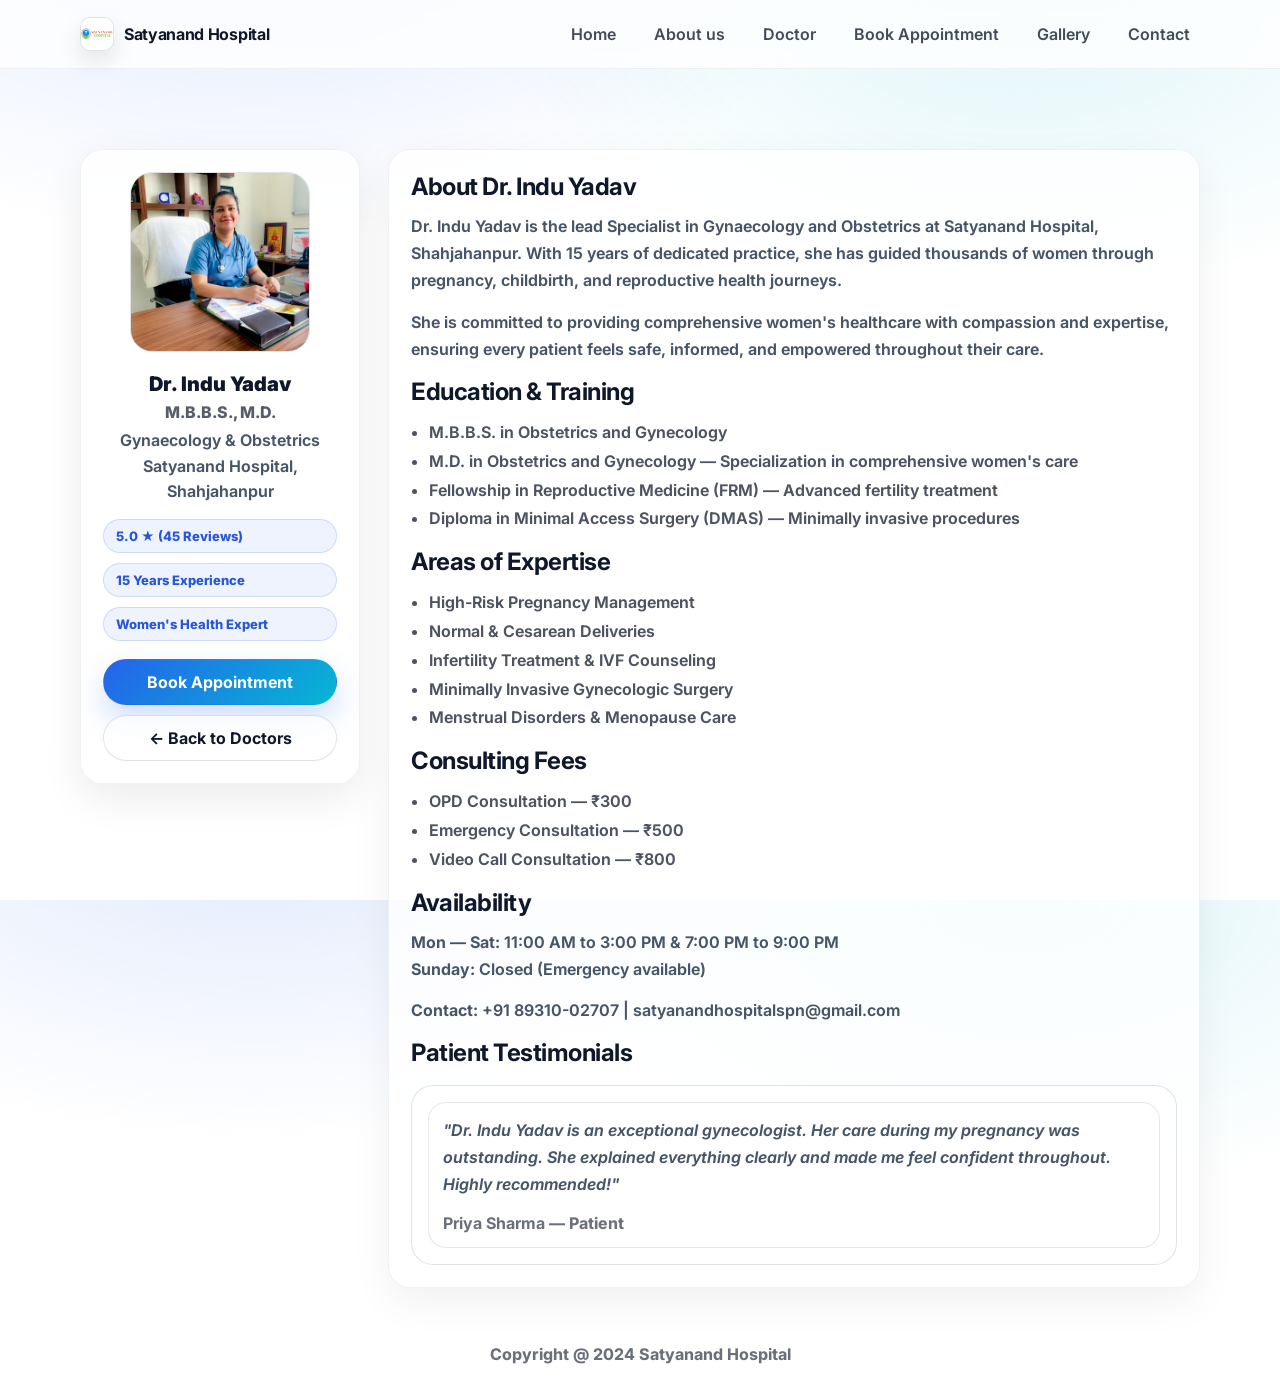
<file: doctors/indu-yadav.html>
<!DOCTYPE html>
<html lang="en">
<head>
  <meta charset="UTF-8" />
  <meta name="viewport" content="width=device-width, initial-scale=1.0" />
  <title>Dr. Indu Yadav | Satyanand Hospital</title>
  <link rel="icon" href="../assets_logo.png" type="image/png" />
  <link rel="stylesheet" href="../style.css" />
  <link rel="preconnect" href="https://fonts.googleapis.com" />
  <link rel="preconnect" href="https://fonts.gstatic.com" crossorigin />
  <link href="https://fonts.googleapis.com/css2?family=Inter:wght@400;500;600;700&display=swap" rel="stylesheet" />
  <link rel="stylesheet" href="https://unpkg.com/aos@2.3.4/dist/aos.css" />
</head>
<body>
  <header class="header" id="header">
    <div class="container header__inner">
      <a class="brand" href="../index.html" aria-label="Satyanand Hospital">
        <span class="brand__mark brand__mark--img" aria-hidden="true"><img src="../assets_logo.png" alt="" decoding="async" /></span>
        <span class="brand__name">Satyanand Hospital</span>
      </a>
      <nav class="nav" aria-label="Primary">
        <a class="nav__link" href="../index.html#top">Home</a>
        <a class="nav__link" href="../index.html#about">About us</a>
        <a class="nav__link" href="../index.html#doctors">Doctor</a>
        <a class="nav__link" href="../index.html#appointment">Book Appointment</a>
        <a class="nav__link" href="../index.html#gallery">Gallery</a>
        <a class="nav__link" href="../index.html#contact">Contact</a>
      </nav>
    </div>
  </header>

  <main class="docProfile">
    <div class="container docProfile__inner">
      <aside class="docProfile__card" data-aos="fade-up">
        <img src="../assets_doctor_indu.webp" alt="Dr. Indu Yadav" class="docProfile__img" decoding="async" />
        <div class="docProfile__name">Dr. Indu Yadav</div>
        <div class="docProfile__deg">M.B.B.S., M.D.</div>
        <div class="docProfile__role">Gynaecology &amp; Obstetrics<br/>Satyanand Hospital, Shahjahanpur</div>
        <div class="docProfile__meta">
          <span class="docProfile__badge">5.0 ★ (45 Reviews)</span>
          <span class="docProfile__badge">15 Years Experience</span>
          <span class="docProfile__badge">Women's Health Expert</span>
        </div>
        <div style="margin-top: 18px;">
          <a class="btn btn--primary btn--full" href="../index.html#appointment">Book Appointment</a>
          <a class="btn btn--ghost btn--full" href="../index.html#doctors" style="margin-top: 10px;">← Back to Doctors</a>
        </div>
      </aside>

      <section class="docProfile__details" data-aos="fade-up" data-aos-delay="80">
        <h2>About Dr. Indu Yadav</h2>
        <p>Dr. Indu Yadav is the lead Specialist in Gynaecology and Obstetrics at Satyanand Hospital, Shahjahanpur. With 15 years of dedicated practice, she has guided thousands of women through pregnancy, childbirth, and reproductive health journeys.</p>
        <p>She is committed to providing comprehensive women's healthcare with compassion and expertise, ensuring every patient feels safe, informed, and empowered throughout their care.</p>

        <h2>Education &amp; Training</h2>
        <ul class="docProfile__list">
          <li>M.B.B.S. in Obstetrics and Gynecology</li>
          <li>M.D. in Obstetrics and Gynecology — Specialization in comprehensive women's care</li>
          <li>Fellowship in Reproductive Medicine (FRM) — Advanced fertility treatment</li>
          <li>Diploma in Minimal Access Surgery (DMAS) — Minimally invasive procedures</li>
        </ul>

        <h2>Areas of Expertise</h2>
        <ul class="docProfile__list">
          <li>High-Risk Pregnancy Management</li>
          <li>Normal &amp; Cesarean Deliveries</li>
          <li>Infertility Treatment &amp; IVF Counseling</li>
          <li>Minimally Invasive Gynecologic Surgery</li>
          <li>Menstrual Disorders &amp; Menopause Care</li>
        </ul>

        <h2>Consulting Fees</h2>
        <ul class="docProfile__list">
          <li>OPD Consultation — ₹300</li>
          <li>Emergency Consultation — ₹500</li>
          <li>Video Call Consultation — ₹800</li>
        </ul>

        <h2>Availability</h2>
        <p><strong>Mon — Sat:</strong> 11:00 AM to 3:00 PM &amp; 7:00 PM to 9:00 PM<br/><strong>Sunday:</strong> Closed (Emergency available)</p>

        <p><strong>Contact:</strong> <a href="tel:8931002707">+91 89310-02707</a> | <a href="mailto:satyanandhospitalspn@gmail.com">satyanandhospitalspn@gmail.com</a></p>

        <h2>Patient Testimonials</h2>
        <div class="testimonials">
          <div class="slide is-active">
            <p class="slide__text" style="font-style:italic;">
              "Dr. Indu Yadav is an exceptional gynecologist. Her care during my pregnancy was outstanding. She explained everything clearly and made me feel confident throughout. Highly recommended!"
            </p>
            <div class="slide__meta"><strong>Priya Sharma</strong> — Patient</div>
          </div>
          <div class="slide">
            <p class="slide__text" style="font-style:italic;">
              "Professional, caring, and thorough. Dr. Yadav handled my high-risk pregnancy with expertise. Thanks to her, both me and my baby are healthy. Forever grateful!"
            </p>
            <div class="slide__meta"><strong>Anita Gupta</strong> — Patient</div>
          </div>
        </div>
      </section>
    </div>
  </main>

  <footer class="copyright" style="text-align:center;">
    <div class="container">Copyright @ 2024 Satyanand Hospital</div>
  </footer>

  <script src="https://unpkg.com/aos@2.3.4/dist/aos.js"></script>
  <script>AOS.init({ once: true, duration: 700, easing: 'ease-out-cubic', offset: 80 });</script>
</body>
</html>
</file>
<file: style.css>
*,
*::before,
*::after {
  box-sizing: border-box;
}

:root {
  --bg: #ffffff;
  --text: #0f172a;
  --muted: #475569;
  --line: rgba(15, 23, 42, 0.12);
  --soft: rgba(15, 23, 42, 0.06);
  --primary: #2563eb;
  --primary2: #06b6d4;
  --radius: 16px;
  --shadow: 0 18px 50px rgba(2, 6, 23, 0.12);
}

html,
body {
  height: 100%;
}

body {
  margin: 0;
  font-family: Inter, system-ui, -apple-system, Segoe UI, Roboto, Arial, sans-serif;
  color: var(--text);
  background: radial-gradient(1100px 600px at 20% -10%, rgba(37, 99, 235, 0.14), transparent 55%),
    radial-gradient(900px 500px at 80% 0%, rgba(6, 182, 212, 0.12), transparent 60%),
    var(--bg);
}

a {
  color: inherit;
  text-decoration: none;
}

.iconBtn {
  display: none;
  border: 1px solid var(--soft);
  background: rgba(255, 255, 255, 0.75);
  border-radius: 14px;
  padding: 10px 12px;
  cursor: pointer;
}

.iconBtn__bar {
  display: block;
  width: 22px;
  height: 2px;
  background: rgba(15, 23, 42, 0.75);
  margin: 4px 0;
  border-radius: 2px;
}

.iconBtn--circle {
  display: inline-grid;
  place-items: center;
  width: 40px;
  height: 40px;
  border-radius: 999px;
  padding: 0;
  font-size: 22px;
  font-weight: 900;
}

.container {
  width: min(1120px, calc(100% - 40px));
  margin: 0 auto;
}

.header {
  position: sticky;
  top: 0;
  z-index: 20;
  backdrop-filter: blur(10px);
  background: rgba(255, 255, 255, 0.78);
  border-bottom: 1px solid var(--soft);
}

.header.is-scrolled {
  box-shadow: 0 14px 40px rgba(2, 6, 23, 0.08);
}

.nav__link.is-active {
  background: rgba(37, 99, 235, 0.10);
  border: 1px solid rgba(37, 99, 235, 0.18);
  color: rgba(29, 78, 216, 0.95);
}

.header__inner {
  display: flex;
  align-items: center;
  justify-content: space-between;
  gap: 16px;
  padding: 14px 0;
}

.brand {
  display: inline-flex;
  align-items: center;
  gap: 10px;
  font-weight: 700;
  letter-spacing: -0.02em;
}

.brand__mark {
  width: 34px;
  height: 34px;
  border-radius: 10px;
  display: grid;
  place-items: center;
  background: linear-gradient(135deg, var(--primary), var(--primary2));
  color: white;
  box-shadow: 0 10px 25px rgba(37, 99, 235, 0.22);
}

.brand__mark--img {
  overflow: hidden;
  background: rgba(255, 255, 255, 0.85);
  border: 1px solid rgba(15, 23, 42, 0.12);
  box-shadow: 0 10px 25px rgba(2, 6, 23, 0.10);
}

.brand__mark--img img {
  width: 100%;
  height: 100%;
  object-fit: contain;
  display: block;
  background: white;
}

.nav {
  display: flex;
  gap: 18px;
  align-items: center;
}

.nav__link {
  font-weight: 600;
  color: rgba(15, 23, 42, 0.78);
  padding: 10px 10px;
  border-radius: 10px;
}

.nav__link:hover {
  background: var(--soft);
  color: var(--text);
}

.header__cta {
  white-space: nowrap;
}

.mobileNav {
  border-top: 1px solid var(--soft);
  background: rgba(255, 255, 255, 0.92);
}

.mobileNav__link {
  display: block;
  padding: 14px 20px;
  font-weight: 800;
  color: rgba(15, 23, 42, 0.75);
  border-bottom: 1px solid rgba(15, 23, 42, 0.06);
}

.mobileNav__cta {
  background: rgba(37, 99, 235, 0.08);
}

.btn {
  display: inline-flex;
  align-items: center;
  justify-content: center;
  gap: 10px;
  padding: 12px 16px;
  border-radius: 999px;
  font-weight: 700;
  border: 1px solid transparent;
  cursor: pointer;
  transition: transform 0.15s ease, box-shadow 0.15s ease, background 0.15s ease;
}

.btn:active {
  transform: translateY(1px);
}

.btn--primary {
  background: linear-gradient(135deg, var(--primary), var(--primary2));
  color: white;
  box-shadow: 0 14px 30px rgba(37, 99, 235, 0.22);
}

.btn--primary:hover {
  box-shadow: 0 16px 34px rgba(37, 99, 235, 0.28);
}

.btn--ghost {
  background: rgba(255, 255, 255, 0.72);
  border-color: var(--line);
}

.btn--ghost:hover {
  background: rgba(255, 255, 255, 0.95);
}

.btn--full {
  width: 100%;
}

.hero {
  padding: 62px 0 22px;
}

.hero__grid {
  display: grid;
  grid-template-columns: 1.12fr 0.88fr;
  gap: 28px;
  align-items: start;
}

.hero__kicker {
  display: inline-flex;
  gap: 10px;
  align-items: center;
  padding: 8px 12px;
  border-radius: 999px;
  background: rgba(255, 255, 255, 0.78);
  border: 1px solid var(--soft);
  width: fit-content;
}

.spark {
  font-weight: 900;
  letter-spacing: 0.2em;
  color: rgba(37, 99, 235, 0.85);
}

.kickerText {
  font-weight: 800;
  color: rgba(15, 23, 42, 0.72);
}

.hero__title {
  font-size: clamp(36px, 4vw, 56px);
  line-height: 1.02;
  margin: 14px 0 12px;
  letter-spacing: -0.04em;
}

.hero__subtitle {
  color: var(--muted);
  font-size: 18px;
  line-height: 1.6;
  margin: 0 0 18px;
  max-width: 56ch;
}

.hero__actions {
  display: flex;
  gap: 12px;
  flex-wrap: wrap;
  margin: 18px 0 22px;
}

.stat {
  padding: 14px 14px;
  border: 1px solid var(--soft);
  background: rgba(255, 255, 255, 0.7);
  border-radius: var(--radius);
}

.stat__value {
  font-weight: 800;
  font-size: 18px;
}

.stat__label {
  color: rgba(15, 23, 42, 0.62);
  margin-top: 4px;
  font-weight: 600;
}

.hero__card {
  border-radius: 22px;
  border: 1px solid rgba(15, 23, 42, 0.14);
  background: linear-gradient(180deg, rgba(255, 255, 255, 0.92), rgba(255, 255, 255, 0.72));
  box-shadow: var(--shadow);
  overflow: hidden;
}

.hero__cardTop {
  display: flex;
  align-items: center;
  justify-content: space-between;
  padding: 18px 18px 0;
  gap: 12px;
}

.badge {
  font-weight: 800;
  font-size: 12px;
  padding: 8px 10px;
  border-radius: 999px;
  background: rgba(37, 99, 235, 0.1);
  border: 1px solid rgba(37, 99, 235, 0.22);
  color: rgba(29, 78, 216, 0.95);
}

.pillLink {
  font-weight: 900;
  color: rgba(15, 23, 42, 0.72);
  white-space: nowrap;
}

.miniMeta {
  display: grid;
  grid-template-columns: 1fr 1fr;
  gap: 10px;
  margin-top: 16px;
  color: rgba(15, 23, 42, 0.72);
  font-weight: 650;
}

.miniMeta a {
  text-decoration: underline;
  text-underline-offset: 3px;
}

.hero__cardBody {
  padding: 14px 18px 18px;
}

.heroMedia {
  border-radius: 18px;
  overflow: hidden;
  border: 1px solid rgba(15, 23, 42, 0.12);
  background: rgba(255, 255, 255, 0.65);
  margin-bottom: 12px;
}

.heroMedia__img {
  width: 100%;
  height: 160px;
  object-fit: cover;
  display: block;
}

.hero__cardTitle {
  margin: 10px 0 8px;
  letter-spacing: -0.02em;
}

.hero__cardText {
  margin: 0 0 14px;
  color: var(--muted);
  line-height: 1.6;
}

.checklist {
  margin: 0;
  padding-left: 18px;
  color: rgba(15, 23, 42, 0.78);
  line-height: 1.8;
  font-weight: 600;
}

.section {
  padding: 64px 0;
}

.section--muted {
  background: rgba(15, 23, 42, 0.02);
  border-top: 1px solid var(--soft);
  border-bottom: 1px solid var(--soft);
}

.section__head {
  max-width: 720px;
  margin-bottom: 22px;
}

.section__title {
  font-size: 34px;
  margin: 0 0 8px;
  letter-spacing: -0.03em;
}

.section__subtitle {
  margin: 0;
  color: var(--muted);
  line-height: 1.6;
}

.cards {
  display: grid;
  grid-template-columns: repeat(3, minmax(0, 1fr));
  gap: 14px;
  margin-top: 18px;
}

.card {
  border: 1px solid var(--soft);
  background: rgba(255, 255, 255, 0.78);
  border-radius: var(--radius);
  padding: 18px;
  box-shadow: 0 10px 25px rgba(2, 6, 23, 0.05);
}

.card__icon {
  width: 40px;
  height: 40px;
  border-radius: 12px;
  display: grid;
  place-items: center;
  background: rgba(37, 99, 235, 0.1);
  border: 1px solid rgba(37, 99, 235, 0.22);
  font-weight: 900;
}

.card__title {
  margin: 12px 0 6px;
  letter-spacing: -0.02em;
}

.card__text {
  margin: 0;
  color: var(--muted);
  line-height: 1.6;
}

.split {
  display: grid;
  grid-template-columns: 1fr 1fr;
  gap: 22px;
  align-items: center;
}

.careBullets {
  display: grid;
  gap: 12px;
  margin-top: 16px;
}

.careBullet {
  padding: 14px;
  border-radius: var(--radius);
  border: 1px solid var(--soft);
  background: rgba(255, 255, 255, 0.78);
}

.careBullet h3 {
  margin: 0 0 6px;
}

.careBullet p {
  margin: 0;
  color: var(--muted);
  line-height: 1.6;
}

.glassPanel {
  border-radius: 22px;
  border: 1px solid rgba(15, 23, 42, 0.14);
  overflow: hidden;
  box-shadow: var(--shadow);
  position: relative;
  background: linear-gradient(135deg, rgba(37, 99, 235, 0.18), rgba(6, 182, 212, 0.14));
}

.glassPanel__bg {
  position: absolute;
  inset: 0;
  background: radial-gradient(700px 300px at 20% 0%, rgba(255, 255, 255, 0.55), transparent 55%),
    radial-gradient(700px 300px at 80% 30%, rgba(255, 255, 255, 0.35), transparent 55%);
  opacity: 0.9;
}

.glassPanel__content {
  position: relative;
  padding: 20px;
}

.glassPanel__content h3 {
  margin: 0 0 8px;
  letter-spacing: -0.02em;
}

.glassPanel__content p {
  margin: 0 0 14px;
  color: rgba(15, 23, 42, 0.72);
  line-height: 1.6;
}

.stats {
  display: grid;
  grid-template-columns: repeat(2, minmax(0, 1fr));
  gap: 10px;
  margin: 14px 0 16px;
}

.nabh {
  margin-top: 14px;
  border-radius: 22px;
  border: 1px solid rgba(15, 23, 42, 0.12);
  background: rgba(255, 255, 255, 0.74);
  padding: 16px;
}

.nabh__tag {
  display: inline-flex;
  padding: 6px 10px;
  border-radius: 999px;
  background: rgba(6, 182, 212, 0.12);
  border: 1px solid rgba(6, 182, 212, 0.22);
  font-weight: 900;
  color: rgba(8, 145, 178, 0.95);
  margin-bottom: 10px;
}

.nabh__title {
  font-weight: 900;
  margin-bottom: 8px;
}

.nabh__list {
  margin: 0;
  padding-left: 18px;
  color: rgba(15, 23, 42, 0.72);
  line-height: 1.7;
  font-weight: 650;
}

.features {
  display: grid;
  gap: 12px;
  margin: 18px 0;
}

.feature {
  padding: 14px;
  border-radius: var(--radius);
  border: 1px solid var(--soft);
  background: rgba(255, 255, 255, 0.75);
}

.feature h3 {
  margin: 0 0 6px;
}

.feature p {
  margin: 0;
  color: var(--muted);
  line-height: 1.6;
}

.contact__meta {
  display: grid;
  grid-template-columns: repeat(3, minmax(0, 1fr));
  gap: 10px;
  color: rgba(15, 23, 42, 0.75);
}

.contact__meta a {
  text-decoration: underline;
  text-underline-offset: 3px;
}

.steps {
  display: grid;
  grid-template-columns: repeat(3, minmax(0, 1fr));
  gap: 14px;
  margin-top: 18px;
}

.step {
  border: 1px solid var(--soft);
  background: rgba(255, 255, 255, 0.78);
  border-radius: var(--radius);
  padding: 18px;
}

.step__num {
  font-weight: 950;
  letter-spacing: 0.08em;
  color: rgba(37, 99, 235, 0.85);
}

.step h3 {
  margin: 10px 0 6px;
}

.step p {
  margin: 0;
  color: var(--muted);
  line-height: 1.6;
}

.cards--4 {
  grid-template-columns: repeat(4, minmax(0, 1fr));
}

.cardDoc {
  border: 1px solid var(--soft);
  background: rgba(255, 255, 255, 0.78);
  border-radius: var(--radius);
  padding: 18px;
  box-shadow: 0 10px 25px rgba(2, 6, 23, 0.05);
}

.cardDoc__avatar {
  width: 56px;
  height: 56px;
  border-radius: 16px;
  overflow: hidden;
  border: 1px solid rgba(15, 23, 42, 0.12);
  background: linear-gradient(135deg, rgba(37, 99, 235, 0.10), rgba(6, 182, 212, 0.08));
  margin: 10px 0 10px;
}

.cardDoc__avatar img {
  width: 100%;
  height: 100%;
  object-fit: cover;
  display: block;
}

.cardDoc__meta {
  font-weight: 950;
  color: rgba(15, 23, 42, 0.6);
}

.cardDoc__name {
  margin: 10px 0 6px;
  letter-spacing: -0.02em;
}

.cardDoc__deg {
  margin: 0 0 8px;
  font-weight: 800;
  color: rgba(15, 23, 42, 0.7);
}

.cardDoc__role {
  margin: 0;
  color: var(--muted);
  line-height: 1.6;
}

.cardDoc__btn {
  margin-top: 12px;
  width: 100%;
  border-radius: 14px;
  border: 1px solid rgba(15, 23, 42, 0.12);
  background: rgba(255, 255, 255, 0.75);
  padding: 12px 12px;
  font-weight: 900;
  cursor: pointer;
  transition: transform 0.15s ease, background 0.15s ease;
}

.cardDoc__btn:hover {
  background: rgba(255, 255, 255, 0.95);
}

.cardDoc__btn:active {
  transform: translateY(1px);
}

.chips {
  display: flex;
  flex-wrap: wrap;
  gap: 10px;
  margin-top: 16px;
}

.chip {
  padding: 10px 12px;
  border-radius: 999px;
  border: 1px solid rgba(15, 23, 42, 0.12);
  background: rgba(255, 255, 255, 0.7);
  font-weight: 800;
  color: rgba(15, 23, 42, 0.78);
}

.newsGrid {
  display: grid;
  grid-template-columns: repeat(3, minmax(0, 1fr));
  gap: 14px;
  margin-top: 18px;
}

.newsCard {
  border: 1px solid rgba(15, 23, 42, 0.12);
  background: rgba(255, 255, 255, 0.78);
  border-radius: 22px;
  padding: 18px;
  box-shadow: 0 14px 40px rgba(2, 6, 23, 0.06);
  display: grid;
  gap: 10px;
}

.newsCard__title {
  margin: 0;
  letter-spacing: -0.02em;
  line-height: 1.25;
}

.newsCard__meta {
  font-weight: 900;
  color: rgba(37, 99, 235, 0.85);
}

.newsCard__text {
  margin: 0;
  color: rgba(15, 23, 42, 0.74);
  line-height: 1.65;
}

.testimonials {
  margin-top: 18px;
  border: 1px solid rgba(15, 23, 42, 0.12);
  background: rgba(255, 255, 255, 0.74);
  border-radius: 22px;
  padding: 16px;
}

.testimonials__head {
  display: flex;
  justify-content: space-between;
  align-items: center;
  gap: 12px;
  margin-bottom: 12px;
}

.testimonials__head h3 {
  margin: 0;
  letter-spacing: -0.02em;
}

.sliderBtns {
  display: flex;
  gap: 8px;
}

.slider {
  position: relative;
}

.slide {
  display: none;
  padding: 14px;
  border-radius: 18px;
  border: 1px solid rgba(15, 23, 42, 0.10);
  background: rgba(255, 255, 255, 0.78);
}

.slide.is-active {
  display: block;
}

.slide__text {
  margin: 0;
  color: rgba(15, 23, 42, 0.76);
  line-height: 1.7;
  font-weight: 650;
}

.slide__meta {
  margin-top: 10px;
  color: rgba(15, 23, 42, 0.62);
  font-weight: 750;
}

.accordion {
  display: grid;
  gap: 10px;
  margin-top: 18px;
}

.accItem {
  border: 1px solid rgba(15, 23, 42, 0.12);
  background: rgba(255, 255, 255, 0.78);
  border-radius: 18px;
  padding: 12px 14px;
}

.accItem summary {
  cursor: pointer;
  font-weight: 900;
  color: rgba(15, 23, 42, 0.78);
}

.accBody {
  margin-top: 10px;
  color: var(--muted);
  line-height: 1.7;
  font-weight: 650;
}

.tips {
  display: grid;
  grid-template-columns: repeat(2, minmax(0, 1fr));
  gap: 14px;
  margin-top: 18px;
}

.tip {
  border: 1px solid rgba(15, 23, 42, 0.12);
  background: rgba(255, 255, 255, 0.78);
  border-radius: 18px;
  padding: 16px;
}

.tip h3 {
  margin: 0 0 6px;
}

.tip p {
  margin: 0;
  color: var(--muted);
  line-height: 1.7;
}

.gallery {
  display: grid;
  grid-template-columns: repeat(3, minmax(0, 1fr));
  gap: 12px;
  margin-top: 18px;
}

.g {
  border-radius: 18px;
  border: 1px solid rgba(15, 23, 42, 0.12);
  background: linear-gradient(135deg, rgba(37, 99, 235, 0.12), rgba(6, 182, 212, 0.10));
  min-height: 120px;
  overflow: hidden;
  margin: 0;
  padding: 0;
  cursor: pointer;
}

.g img {
  width: 100%;
  height: 100%;
  min-height: 120px;
  object-fit: cover;
  display: block;
}

.toTop {
  position: fixed;
  right: 16px;
  bottom: 16px;
  width: 48px;
  height: 48px;
  border-radius: 999px;
  border: 1px solid rgba(15, 23, 42, 0.12);
  background: rgba(255, 255, 255, 0.82);
  backdrop-filter: blur(8px);
  box-shadow: 0 18px 40px rgba(2, 6, 23, 0.14);
  font-size: 20px;
  font-weight: 950;
  cursor: pointer;
  z-index: 30;
}

.modal,
.lightbox {
  border: 1px solid rgba(15, 23, 42, 0.12);
  border-radius: 22px;
  padding: 0;
  width: min(780px, calc(100% - 24px));
  box-shadow: 0 30px 90px rgba(2, 6, 23, 0.35);
  background: rgba(255, 255, 255, 0.92);
}

.modal::backdrop,
.lightbox::backdrop {
  background: rgba(2, 6, 23, 0.55);
}

.modal__top {
  display: flex;
  align-items: center;
  justify-content: space-between;
  padding: 14px 14px;
  border-bottom: 1px solid rgba(15, 23, 42, 0.08);
}

.modal__title {
  font-weight: 950;
  letter-spacing: -0.02em;
}

.modal__body {
  padding: 16px;
}

.modal__grid {
  display: grid;
  grid-template-columns: 120px 1fr;
  gap: 14px;
  align-items: start;
}

.modal__avatar {
  width: 120px;
  height: 120px;
  border-radius: 22px;
  overflow: hidden;
  border: 1px solid rgba(15, 23, 42, 0.12);
  background: rgba(255, 255, 255, 0.75);
}

.modal__avatar img {
  width: 100%;
  height: 100%;
  object-fit: cover;
  display: block;
}

.modal__name {
  font-weight: 950;
  font-size: 20px;
  letter-spacing: -0.02em;
}

.modal__meta {
  margin-top: 6px;
  color: rgba(15, 23, 42, 0.72);
  font-weight: 800;
}

.modal__role {
  margin-top: 10px;
  color: var(--muted);
  line-height: 1.7;
  font-weight: 650;
}

.modal__actions {
  margin-top: 14px;
  display: flex;
  gap: 10px;
  flex-wrap: wrap;
}

.lightbox {
  width: min(980px, calc(100% - 24px));
  background: rgba(2, 6, 23, 0.86);
  border-color: rgba(255, 255, 255, 0.12);
}

.lightbox__img {
  width: 100%;
  max-height: 78vh;
  object-fit: contain;
  display: block;
  border-radius: 22px;
}

.lightbox__close {
  position: absolute;
  top: 10px;
  right: 10px;
  width: 44px;
  height: 44px;
  border-radius: 999px;
  border: 1px solid rgba(255, 255, 255, 0.2);
  background: rgba(255, 255, 255, 0.1);
  color: white;
  font-size: 22px;
  font-weight: 950;
  cursor: pointer;
}

.lightbox__nav {
  position: absolute;
  top: 50%;
  transform: translateY(-50%);
  width: 44px;
  height: 44px;
  border-radius: 999px;
  border: 1px solid rgba(255, 255, 255, 0.2);
  background: rgba(255, 255, 255, 0.1);
  color: white;
  font-size: 28px;
  font-weight: 950;
  cursor: pointer;
}

.lightbox__nav--prev {
  left: 10px;
}
.lightbox__nav--next {
  right: 10px;
}

.appointment {
  display: grid;
  grid-template-columns: 1.05fr 0.95fr;
  gap: 18px;
  align-items: start;
}

.appointment .contact__meta {
  grid-template-columns: 1fr;
  margin-top: 12px;
}

.appointment .contact__meta > div {
  border: 1px solid rgba(15, 23, 42, 0.12);
  background: rgba(255, 255, 255, 0.68);
  border-radius: 16px;
  padding: 12px 12px;
}

.appointment .contact__meta .metaFull {
  grid-column: 1 / -1;
}

.footerGrid {
  display: grid;
  grid-template-columns: repeat(4, minmax(0, 1fr));
  gap: 14px;
  padding-top: 10px;
}

.footerGrid h3 {
  margin: 0 0 10px;
  letter-spacing: -0.02em;
}

.footerGrid p {
  margin: 0;
  color: rgba(15, 23, 42, 0.70);
  line-height: 1.7;
  font-weight: 650;
}

.footerList {
  list-style: none;
  margin: 0;
  padding: 0;
  display: grid;
  gap: 8px;
  color: rgba(15, 23, 42, 0.70);
  font-weight: 750;
}

.footerList a {
  text-decoration: underline;
  text-underline-offset: 3px;
}

.copyright {
  padding: 16px 0 26px;
  color: rgba(15, 23, 42, 0.62);
  font-weight: 750;
}

.form {
  border-radius: 22px;
  border: 1px solid rgba(15, 23, 42, 0.14);
  background: rgba(255, 255, 255, 0.78);
  padding: 18px;
  box-shadow: 0 14px 40px rgba(2, 6, 23, 0.08);
  display: grid;
  grid-template-columns: 1fr 1fr;
  gap: 12px;
}

.field {
  display: grid;
  gap: 6px;
  font-weight: 700;
  color: rgba(15, 23, 42, 0.78);
}

.field span {
  font-size: 12px;
  letter-spacing: 0.02em;
  text-transform: uppercase;
}

.field input,
.field select,
.field textarea {
  width: 100%;
  border-radius: 14px;
  border: 1px solid rgba(15, 23, 42, 0.14);
  background: rgba(255, 255, 255, 0.85);
  padding: 12px 12px;
  font: inherit;
  font-weight: 600;
  outline: none;
}

.field input:focus,
.field select:focus,
.field textarea:focus {
  border-color: rgba(37, 99, 235, 0.5);
  box-shadow: 0 0 0 4px rgba(37, 99, 235, 0.14);
}

.field--full {
  grid-column: 1 / -1;
}

.form__note {
  grid-column: 1 / -1;
  margin: 0;
  color: rgba(15, 23, 42, 0.7);
  font-weight: 600;
  min-height: 20px;
}

.footer {
  padding: 22px 0;
  border-top: 1px solid var(--soft);
  background: rgba(255, 255, 255, 0.6);
}

.footer__inner {
  display: flex;
  align-items: center;
  justify-content: space-between;
  gap: 14px;
  flex-wrap: wrap;
}

.footer__text {
  margin: 8px 0 0;
  color: rgba(15, 23, 42, 0.62);
  font-weight: 600;
}

.footer__right {
  display: flex;
  gap: 12px;
  flex-wrap: wrap;
}

.footer__link {
  padding: 10px 10px;
  border-radius: 10px;
  color: rgba(15, 23, 42, 0.75);
  font-weight: 700;
}

  .footer__link:hover {
  background: var(--soft);
}

/* Video Embed */
.videoEmbed {
  position: relative;
  width: 100%;
  padding-bottom: 56.25%;
  height: 0;
  border-radius: 14px;
  overflow: hidden;
  border: 1px solid rgba(15, 23, 42, 0.12);
  margin-top: 10px;
}

.videoEmbed iframe {
  position: absolute;
  top: 0;
  left: 0;
  width: 100%;
  height: 100%;
  border: 0;
}

/* Doctor Profile Pages */
.docProfile {
  padding: 80px 0 40px;
}

.docProfile__inner {
  display: grid;
  grid-template-columns: 280px 1fr;
  gap: 28px;
  align-items: start;
}

.docProfile__card {
  border: 1px solid var(--soft);
  background: rgba(255, 255, 255, 0.78);
  border-radius: 22px;
  padding: 22px;
  box-shadow: 0 14px 40px rgba(2, 6, 23, 0.08);
  text-align: center;
}

.docProfile__img {
  width: 180px;
  height: 180px;
  border-radius: 22px;
  object-fit: cover;
  margin-bottom: 16px;
  border: 1px solid rgba(15, 23, 42, 0.12);
}

.docProfile__name {
  font-weight: 950;
  font-size: 20px;
  margin: 0 0 6px;
}

.docProfile__deg {
  font-weight: 800;
  color: rgba(15, 23, 42, 0.7);
  margin: 0 0 6px;
}

.docProfile__role {
  color: var(--muted);
  font-weight: 650;
  line-height: 1.6;
  margin: 0 0 14px;
}

.docProfile__meta {
  display: grid;
  gap: 10px;
  margin-top: 14px;
}

.docProfile__badge {
  display: inline-flex;
  align-items: center;
  gap: 6px;
  padding: 8px 12px;
  border-radius: 999px;
  background: rgba(37, 99, 235, 0.08);
  border: 1px solid rgba(37, 99, 235, 0.18);
  font-weight: 800;
  font-size: 13px;
  color: rgba(29, 78, 216, 0.95);
}

.docProfile__details {
  border: 1px solid var(--soft);
  background: rgba(255, 255, 255, 0.78);
  border-radius: 22px;
  padding: 22px;
  box-shadow: 0 14px 40px rgba(2, 6, 23, 0.06);
}

.docProfile__details h2 {
  margin: 0 0 12px;
  letter-spacing: -0.02em;
}

.docProfile__details p {
  color: var(--muted);
  line-height: 1.7;
  font-weight: 650;
  margin: 0 0 14px;
}

.docProfile__list {
  margin: 0 0 14px;
  padding-left: 18px;
  color: rgba(15, 23, 42, 0.74);
  line-height: 1.8;
  font-weight: 650;
}

@media (max-width: 1100px) {
  .cards--4 {
    grid-template-columns: repeat(2, minmax(0, 1fr));
  }
}

@media (max-width: 980px) {
  .hero__grid {
    grid-template-columns: 1fr;
  }
  .split {
    grid-template-columns: 1fr;
  }
  .steps {
    grid-template-columns: 1fr;
  }
  .cards {
    grid-template-columns: 1fr;
  }
  .newsGrid {
    grid-template-columns: 1fr;
  }
  .tips {
    grid-template-columns: 1fr;
  }
  .gallery {
    grid-template-columns: 1fr 1fr;
  }
  .appointment {
    grid-template-columns: 1fr;
  }
  .form {
    grid-template-columns: 1fr;
  }
  .contact__meta {
    grid-template-columns: 1fr;
  }
  .footerGrid {
    grid-template-columns: 1fr 1fr;
  }
  .nav {
    display: none;
  }
  .iconBtn {
    display: inline-block;
  }
  .header__cta {
    display: none;
  }
}

@media (max-width: 560px) {
  .modal__grid {
    grid-template-columns: 1fr;
  }
  .modal__avatar {
    width: 92px;
    height: 92px;
  }
}

@media (min-width: 981px) {
  .appointment .contact__meta {
    grid-template-columns: 1fr 1fr;
  }
}

/* Video embed responsive container */
.videoEmbed {
  position: relative;
  padding-bottom: 56.25%; /* 16:9 */
  height: 0;
  overflow: hidden;
  border-radius: 14px;
  border: 1px solid rgba(15, 23, 42, 0.12);
  background: rgba(15, 23, 42, 0.06);
}

.videoEmbed iframe {
  position: absolute;
  top: 0;
  left: 0;
  width: 100%;
  height: 100%;
  border: 0;
  border-radius: 14px;
}

/* Doctor profile page styles */
.doctorPage {
  min-height: 100vh;
  background: radial-gradient(1100px 600px at 20% -10%, rgba(37, 99, 235, 0.14), transparent 55%),
    radial-gradient(900px 500px at 80% 0%, rgba(6, 182, 212, 0.12), transparent 60%),
    var(--bg);
}

.doctorPage
</file>
